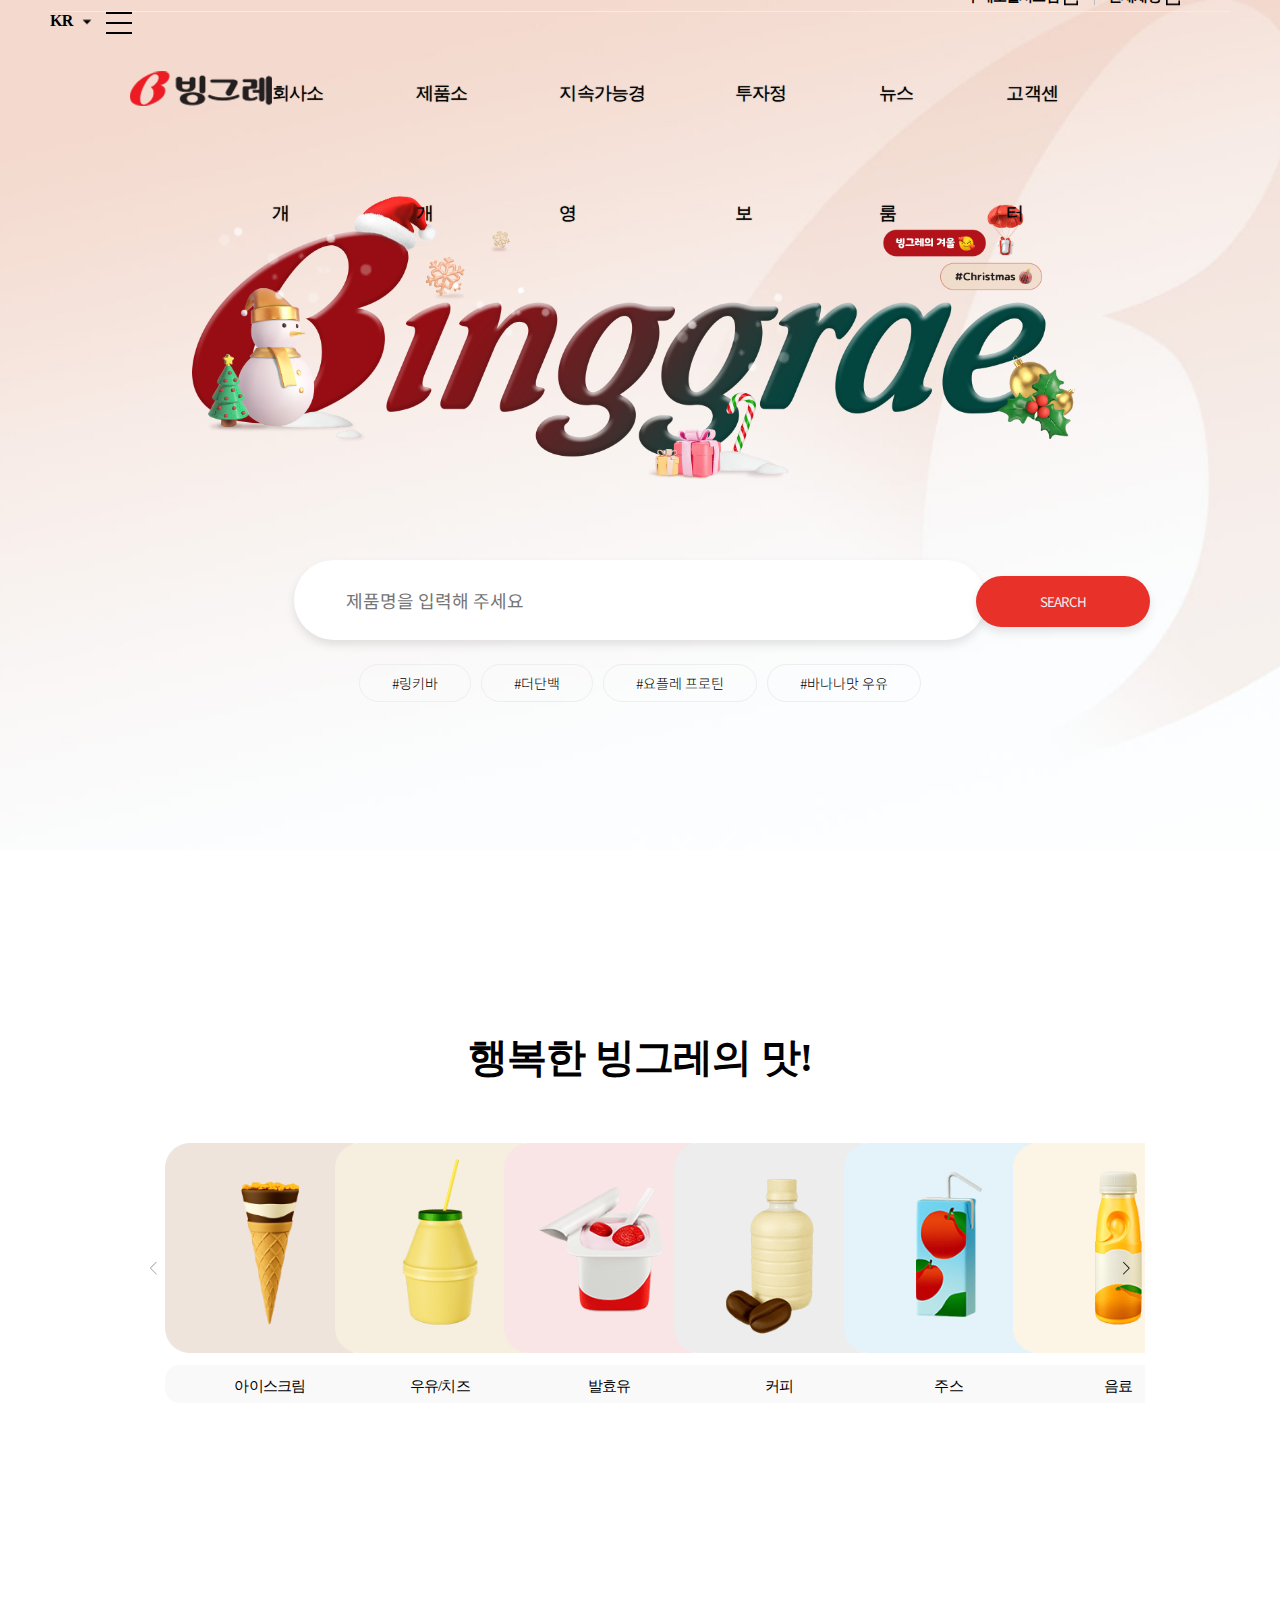
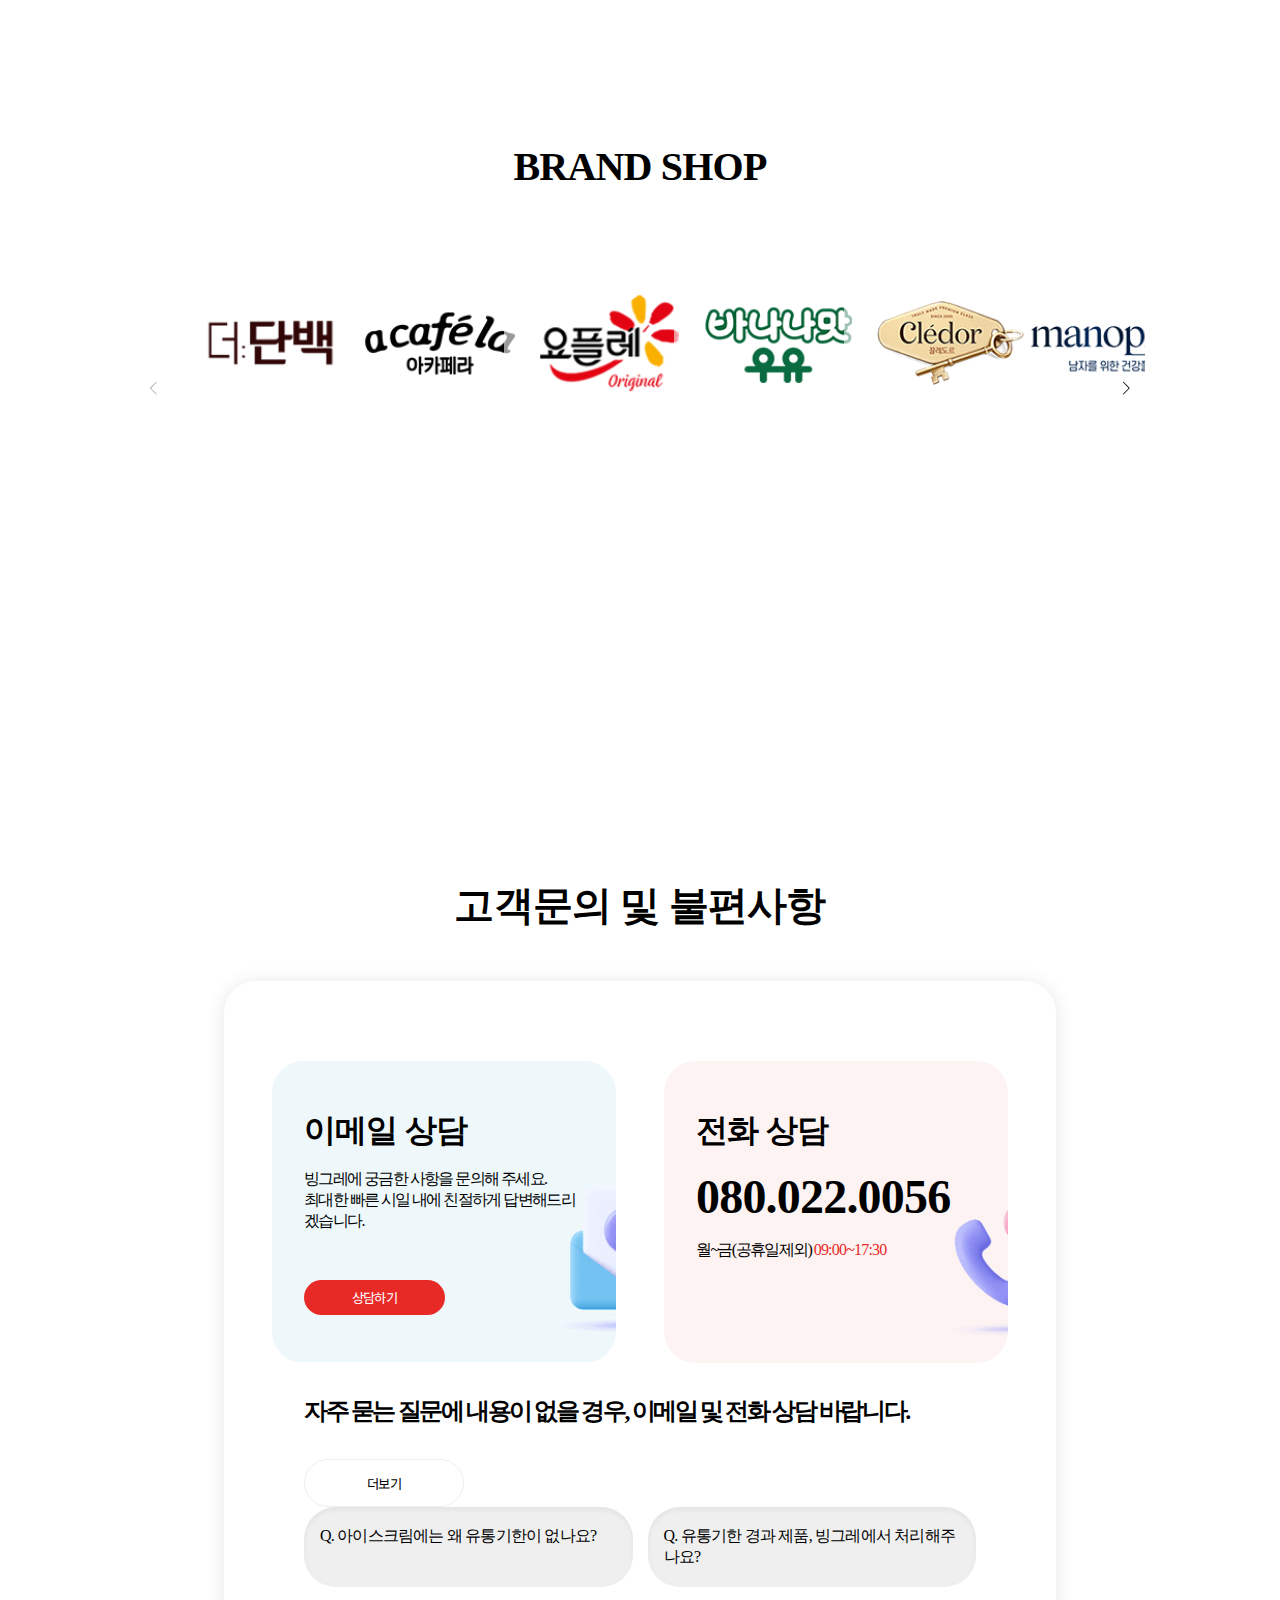
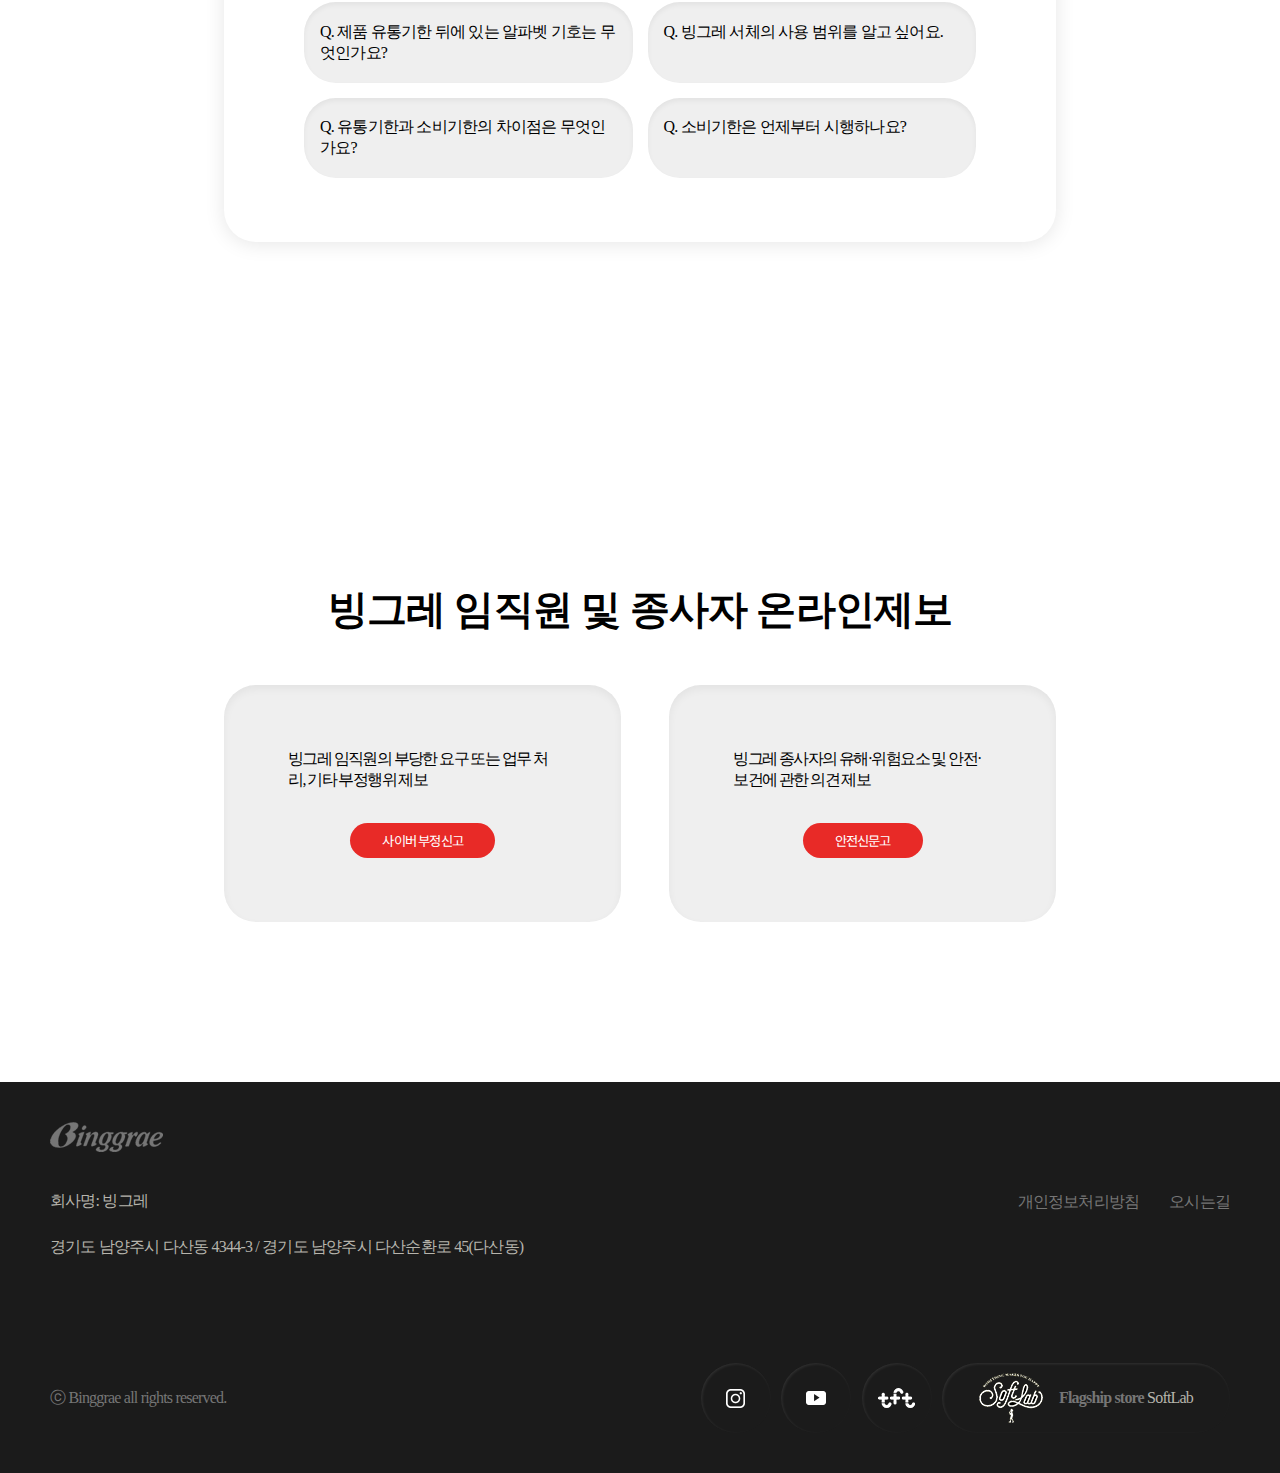
<file: index.html>
<!DOCTYPE html>
<html lang="kr">
  <head>
    <meta charset="UTF-8" />
    <meta http-equiv="X-UA-Compatible" content="IE=edge" />
    <meta name="viewport" content="width=device-width, initial-scale=1.0" />
    <!-- Web Font: NotoSansKR -->
    <link
      href="https://fonts.googleapis.com/css2?family=Noto+Sans+KR:wght@100;300;400;500;700;900&display=swap"
      rel="stylesheet"
    />
    <!-- Swiper -->
    <link rel="stylesheet" href="swiper-8.4.5/swiper-bundle.css">
    <!-- CSS -->
    <link rel="stylesheet" href="css/index.css" />
    <title>빙그레</title>
  </head>
  <body>
    <header>
      <div class="h_bot">
        <h1 class="blind">빙그레</h1>
        <a href="#"><img src="img/binggrae (1).png" alt="빙그레 로고" /></a>

        <h2 class="blind">주요메뉴</h2>
        <nav class="menu">
          <ul class="navi">
            <li><a href="#">회사소개</a>

            </li>
            <li><a href="#">제품소개</a>

            </li>
            <li><a href="#">지속가능경영</a>

            </li>
            <li><a href="#">투자정보</a>

            </li>
            <li><a href="#">뉴스룸</a>

            </li>
            <li><a href="#">고객센터</a>

            </div>
            </li>
          </ul>
        </nav>
        <div id="subBg"></div>

        <nav class="etc">
          <a href="#">
            <div class="lang">KR
              <ul class="langMenu">
                <li>KR</li>
                <li>EN</li>
                <li>CN</li>
              </ul>

            </div>
          </a>
          <a class="hamMenu" href="#">
            <p class="ham"></p>
          </a>
        </nav>
      </div>
      <!-- //h_bot -->
      <ul class="h_top">
        <li><a href="#">구매포털시스템</a></li>
        <li><a href="#">인재채용</a></li>
      </ul>
      <!-- //h_top-->
    </header>
    <!-- //header -->

    <main>
      <img src="img/sec01_logo_3.png" alt="빙그레 메인 배너" />
      <h3 class="blind">검색상자</h3>
      <div class="search_box">
        <input
          class="search search_txt"
          type="text"
          placeholder="제품명을 입력해 주세요"
        />
        <input class="search search_btn" type="button" value="SEARCH" />
        <img src="img/search_icon.png" alt="검색 아이콘" />
      </div>
      <div class="keyword_box">
        <a href="#">#링키바</a>
        <a href="#">#더단백</a>
        <a href="#">#요플레 프로틴</a>
        <a href="#">#바나나맛 우유</a>
      </div>
    </main>
    <!-- //main -->

    <section class="sec01">
      <h2 class="sec_tit">행복한 빙그레의 맛!</h2>
      <div class="swiper-container">
        <div class="swiper mySwiper">
          <div class="swiper-wrapper">
            <div class="swiper-slide">
              <a id="target" class=sec1CardBox href="#">
                <img src="img/img1.png" alt="아이스크림">
                <p class="sec1Name" data-name="VIEW MORE">아이스크림</p>
              </a>
            </div>
            <div class="swiper-slide">
              <a class=sec1CardBox href="#">
                <img src="img/img3.png" alt="우유/치즈">
                <p class="sec1Name" data-name="VIEW MORE">우유/치즈</p>
              </a>
            </div>
            <div class="swiper-slide">
              <a class=sec1CardBox href="#">
                <img src="img/img2.png" alt="발효유">
                <p class="sec1Name" data-name="VIEW MORE">발효유</p>
              </a>
            </div>
            <div class="swiper-slide">
              <a class=sec1CardBox href="#">
                <img src="img/img4.png" alt="커피">
                <p class="sec1Name" data-name="VIEW MORE">커피</p>
              </a>
            </div>
            <div class="swiper-slide">
              <a class=sec1CardBox href="#">
                <img src="img/img5.png" alt="주스">
                <p class="sec1Name" data-name="VIEW MORE">주스</p>
              </a>
            </div>
            <div class="swiper-slide">
              <a class=sec1CardBox href="#">
                <img src="img/img6.png" alt="음료">
                <p class="sec1Name" data-name="VIEW MORE">음료</p>
              </a>
            </div>
            <div class="swiper-slide">
              <a class=sec1CardBox href="#">
                <img src="img/img7.png" alt="스낵/디저트">
                <p class="sec1Name" data-name="VIEW MORE">스낵/디저트</p>
              </a>
            </div>
            <div class="swiper-slide">
              <a class=sec1CardBox href="#">
                <img src="img/img9.png" alt="건강지향">
                <p class="sec1Name" data-name="VIEW MORE">건강지향</p>
              </a>
            </div>
            <div class="swiper-slide">
              <a class=sec1CardBox href="#">
                <img src="img/img8.png" alt="수출제품">
                <p class="sec1Name" data-name="VIEW MORE">수출제품</p>
              </a>
            </div>
          </div> <!-- //swiper-wrapper-->
          <div class="swiper-button swiper-button-next"></div>
          <div class="swiper-button swiper-button-prev"></div>
        </div><!-- //swiper mySwiper-->
      </div> <!-- //swiper-container -->
    </section>
    <!-- //sec01 -->

    <section class="sec02">
      <h2 class="sec_tit">BRAND SHOP</h2>
      <div class="swiper-container">
        <div class="swiper mySwiper2">
          <div class="swiper-wrapper">
            <div class="swiper-slide">
              <img class="default" src="img/m_sec02_logo01.png" alt="더단백" />
              <div class="card1 hover">
                <div class="hoverUp">
                  <img src="img/sec02_logo01.png" alt="더단백" />
                  <p>빙그레 건강 tft의<br />단백질 전문 브랜드</p>
                </div>
                <button>구입하기</button>
              </div>
            </div>
            <div class="swiper-slide">
              <img class="default" src="img/m_sec02_logo02.png" alt="아카페라" />
              <div class=" card2 hover">
                <div class="hoverUp">
                  <img src="img/sec02_logo02.png" alt="아카페라" />
                  <p>부담없는 캐주얼한 커피</p>
                </div>
                <button>구입하기</button>
              </div>
            </div>
            <div class="swiper-slide">
              <img class="default" src="img/m_sec02_logo03.png" alt="요플레 오리지널" />
              <div class="card3 hover">
                <div class="hoverUp">
                  <img src="img/sec02_logo03.png" alt="요플레 오리지널" />
                  <p>39년 전통의<br />대한민국의 Heritage</p>
                </div>
                <button>구입하기</button>
              </div>
            </div>
            <div class="swiper-slide">
              <img class="default" src="img/m_sec02_logo04.png" alt="바나나우유" />
              <div class="card4 hover">
                <div class="hoverUp">
                  <img src="img/sec02_logo04.png" alt="바나나우유" />
                  <p>대한민국을 대표하는<br />No.1 가공우유</p>
                </div>
                <button>구입하기</button>
              </div>
            </div>
            <div class="swiper-slide">
              <img class="default" src="img/m_sec02_logo05.png" alt="끌레도르" />
              <div class="card5 hover">
                <div class="hoverUp">
                  <img src="img/sec02_logo05.png" alt="끌레도르" />
                  <p>진한 맛의 감동<br />프리미엄 아이스크림</p>
                </div>
                <button>구입하기</button>
              </div>
            </div>
            <div class="swiper-slide">
              <img class="default" src="img/m_sec02_logo06.png" alt="마노플랜" />
              <div class="card6 hover">
                <div class="hoverUp">
                  <img src="img/sec02_logo06.png" alt="마노플랜" />
                  <p>남자를 위한<br />마노플랜</p>
                </div>
                <button>구입하기</button>
              </div>
            </div>
            <div class="swiper-slide">
              <img class="default" src="img/m_sec02_logo07.png" alt="더단백" />
              <div class="card7 hover">
                <div class="hoverUp">
                  <img src="img/sec02_logo07.png" alt="더단백2" />
                  <p>39년 전통의<br />대한민국의 Heritage</p>
                </div>
                <button>구입하기</button>
              </div>
            </div>
          </div> <!-- //swiper-wrapper -->
          <div class="swiper-button swiper-button-next"></div>
          <div class="swiper-button swiper-button-prev"></div>
        </div> <!-- //swiper mySwiper2 -->
      </div> <!-- //swiper-container -->
    </section>
    <!-- //sec02 -->

    <section class="sec03">
      <h2 class="sec_tit">고객문의 및 불편사항</h2>
      <div class="customer">
        <div class="consult">
          <div class="consultBox emailConsult">
            <h3>이메일 상담</h3>
            <p>빙그레에 궁금한 사항을 문의해 주세요.</p>
            <p>최대한 빠른 시일 내에 친절하게 답변해드리겠습니다.</p>
            <button>상담하기</button>
          </div>
          <div class="consultBox callConsult">
            <h3>전화 상담</h3>
            <h2>080.022.0056</h2>
            <p>월~금(공휴일제외) <span>09:00~17:30</span></p>
          </div>
        </div>
        <div class="faq">
          <h4>자주 묻는 질문에 내용이 없을 경우, 이메일 및 전화 상담 바랍니다.</h4>
          <button>더보기</button>
          <div class="question">
            <a href="#">Q. 아이스크림에는 왜 유통기한이 없나요?</a>
            <a href="#">Q. 유통기한 경과 제품, 빙그레에서 처리해주나요?</a>
            <a href="#">Q. 제품 유통기한 뒤에 있는 알파벳 기호는 무엇인가요?</a>
            <a href="#">Q. 빙그레 서체의 사용 범위를 알고 싶어요.</a>
            <a href="#">Q. 유통기한과 소비기한의 차이점은 무엇인가요?</a>
            <a href="#">Q. 소비기한은 언제부터 시행하나요?</a>
          </div>
        </div>
      </div>
    </section>
    <!-- //sec03 -->

    <section class="sec04">
      <h2 class="sec_tit">빙그레 임직원 및 종사자 온라인제보</h2>
      <ul>
        <li><a href="#">
          <p>빙그레 임직원의 부당한 요구 또는 업무 처리, 기타 부정행위 제보</p>
          <button>사이버 부정신고</button>
        </a></li>
        <li><a href="#">
          <p>빙그레 종사자의 유해·위험요소 및 안전·보건에 관한 의견 제보</p>
          <button>안전신문고</button>
        </a></li>
      </ul>
    </section>
    <!-- //sec04 -->

    <footer>
      <div class="f_top">
        <div class="topleft">
          <img src="img/f_logo.png" alt="빙그레 하단로고" />
          <p>회사명: 빙그레</p>
          <p>
            경기도 남양주시 다산동 4344-3 / 경기도 남양주시 다산순환로
            45(다산동)
          </p>
        </div>
        <div class="topright">
          <a href="#">개인정보처리방침</a>
          <a href="#">오시는길</a>
        </div>
      </div>
      <div class="f_bot">
        <div class="botleft">
          <p class="copy">ⓒ Binggrae all rights reserved.</p>
        </div>
        <div class="botright">
          <ul class="sns">
            <li>
              <a href="#"><img src="img/footer_sns01.png" alt="sns" /></a>
            </li>
            <li>
              <a href="#"><img src="img/footer_sns02.png" alt="sns" /></a>
            </li>
            <li>
              <a href="#"><img src="img/footer_sns03.png" alt="sns" /></a>
            </li>
            <li class="flag">
              <a href="#">
                <img src="img/flag_store.png" alt="sns" />
                <p>Flagship store<span> SoftLab</span></p>
              </a>
            </li>
          </ul>
        </div>
      </div>
    </footer>
    <!-- //footer -->

    <!-- script -->
    <script src="swiper-8.4.5/swiper-bundle.js"></script>
    <script src="js/index.js"></script>
  </body>
</html>
</file>
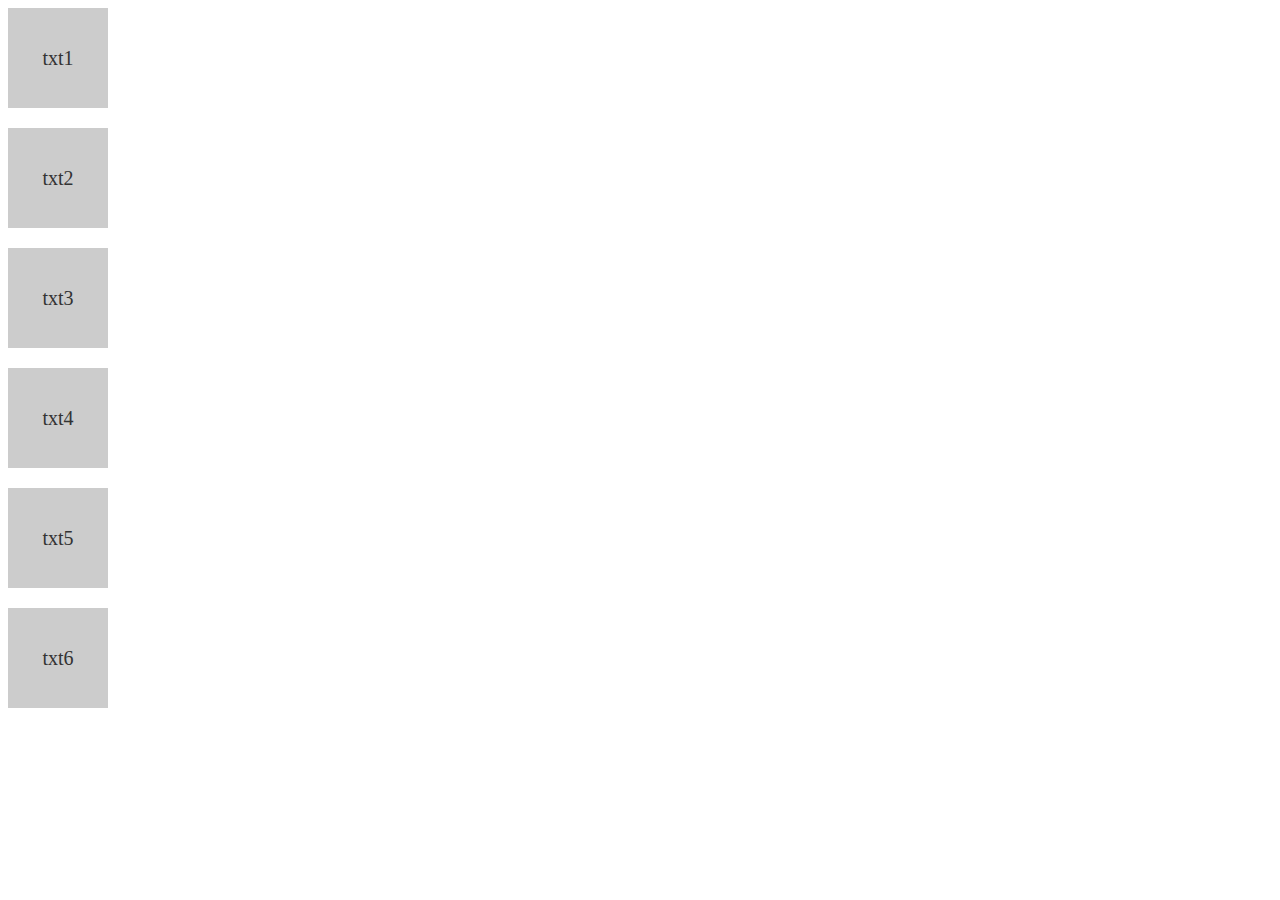
<file: 자바스크립트_내용바꾸기.html>
<!DOCTYPE html>
<html lang="en">
<head>
    <meta charset="UTF-8">
    <meta http-equiv="X-UA-Compatible" content="IE=edge">
    <meta name="viewport" content="width=device-width, initial-scale=1.0">
    <title>Document</title>
    <style>
        .box {
            width:100px; height: 100px;
            box-sizing: border-box;
            background-color: #ccc;
            color:#333;
            display: flex;
            justify-content: center;
            align-items: center;
            font-size: 20px;
            margin-bottom: 20px;
        }
    </style>
</head>
<body>
    <div class="box" data-name="value1">txt1</div>
    <div class="box" data-name="value2">txt2</div>
    <div class="box" data-name="value3">txt3</div>
    <div class="box" data-name="value4">txt4</div>
    <div class="box" data-name="value5">txt5</div>
    <div class="box" data-name="value6">txt6</div>


    <script>

        let v = document.querySelectorAll('.box');
        console.log(v);

        // v.forEach(function(item,index) {
        //     let name = item.getAttribute('data-name');
        //     let name1 = item.innerHTML;
        //     console.log(name);
        //     console.log(name1);
        // });

        v.forEach(function(e) {
            let data1 = e.getAttribute('data-name'); // data-name속성값 가져오기
            let data2 = e.innerHTML; // 내용가져오기
            e.addEventListener('mouseover',function() {
                e.innerHTML = data1; // 내용변경하기
            });
            e.addEventListener('mouseout',function() {
                e.innerHTML = data2;
            });
        });

    </script>
</body>
</html>
</file>
<file: css/index.css>
@import url("common.css");

/* header */
header {
  position: absolute;
  top: 0;
  left: 0;
  width: 100vw;
  display: flex;
  flex-direction: column-reverse;
  margin: 0;
  padding: 0 3.125rem;
  z-index: 100;
  height: 150px;
}
header.drop {
  position: fixed;
  animation: dropHeader 0.3s ease-in-out;
  background-color: #fff;
}

.h_bot {
  width: 100%;
  display: flex;
  justify-content: space-between;
  align-items: center;
  padding: 2rem 5rem;
  height: 120px;
}
.menu {
  /* position: relative; */
}

.navi {
  position: relative;
  display: flex;
  align-items: center;
  justify-content: center;
  z-index: 5;
}
.navi > li {
  height: 115px;
  padding-right: 80px;
}
.navi > li > a {
  height: 120px;
  line-height: 120px;
  font-size: 18px;
  position: relative;
  font-weight: 500;
  text-shadow: #333 0 0 1px;
}

.navi > li:hover > a {
  border-bottom: 1px solid #e82a27;
}
.navi > li:hover > a::after {
  content: '';
  width: 6px;
  height: 4px;
  background-color: #e82a27;
  border-radius: 50%;
  position: absolute;
  top: 40%;
  right: -10px;
}
#subBg {
  width: 100vw;
  height: 420px;
  background-color: #fff;
  position: absolute;
  left: 0;
  top: 154px;
  border-radius: 0 0 44px 44px;
  box-shadow: 0 1px 5px rgba(0, 0, 0, 0.2);
  z-index: 2;
  display: none;
}

/* etc: lang, ham */
.etc {
  display: flex;
  gap: 34px;
}
.lang {
  font-weight: bold;
  position: relative;
}
.lang::after {
  content: '';
  background: url(../img/binggrae_3.png) center center/contain no-repeat;
  position: absolute;
  top: 55%;
  right: -20px;
  transform: translateY(-50%);
  width: 10px;
  height: 5px;
}
.langMenu {
  background-color: #fff;
  width: 60px;
  border-radius: 20px;
  box-shadow: 0 0 10px rgba(0, 0, 0, 0.2);
  padding: 20px 10px 10px 10px;
  position: absolute;
  top: calc(100% + 10px);
  display: none;
}
.langMenu li {
  font-weight: bold;
  margin-bottom: 1rem;
  text-align: center;
}
.langMenu.active {
  display: block;
}

.ham {
  position: relative;
  width: 26px;
  height: 2px;
  background-color: #000;
}
.ham::before,
.ham::after {
  content: '';
  position: absolute;
  left: 0;
  width: 26px;
  height: 2px;
  background-color: #000;
}
.ham::before {
  top: 10px;
}
.ham::after {
  top: 20px;
}
.hamMenu:hover .ham {
  background-color: transparent;
}
.hamMenu:hover .ham::before {
  transform: rotate(45deg) translateY(7px); 
}
.hamMenu:hover .ham::after {
  transform: rotate(-45deg) translateY(-7px);
}

/* h_top */
.h_top {
  display: flex;
  justify-content: flex-end;
  align-items: center;
  gap: 30px;
  padding: 5px 3.125rem;
  border-bottom: 1px solid #eee;
  width: 100%;
  height: 30px;
}
.h_top li {
  position: relative;
}
.h_top a {
  font-weight: 700;
  padding-right: 1.2rem;
  font-size: 14px;
}
.h_top a::after {
  content: "";
  background: url(../img/link_arrow02.png) center center/contain no-repeat;
  width: 0.9rem;
  height: 0.9rem;
  position: absolute;
  top: 50%;
  right: 0;
  transform: translateY(-40%);
}
.h_top li:last-child::before {
  content: "";
  width: 1px;
  height: 1rem;
  background-color: #bbb;
  position: absolute;
  top: 50%;
  left: -20%;
  transform: translateY(-50%);
}
/* main */
main {
  display: flex;
  flex-direction: column;
  background: url(../img/pc_section01_3.jpg) center top/cover no-repeat;
  display: flex;
  align-items: center;
  justify-content: center;
  width: 100vw;
  height: 53.125rem;
}
main img {
  padding-top: 15rem;
  width: 70%;
}
.search_box {
  width: 63.75rem;
  height: 10rem;
  text-align: center;
  position: relative;
  padding-top: 5rem;
}
.search {
  border: 0 none;
  border-radius: 10vh;
  box-shadow: 0 5px 10px rgba(0, 0, 0, 0.1);
}
.search_txt {
  width: 54vw;
  height: 5rem;
  padding: 0 3vw 0 4vw;
  letter-spacing: 0;
  font-size: 18px;
}
.search_btn {
  position: absolute;
  top: 6rem;
  right: 0;
  padding: 1rem 4rem;
  background-color: #e73129;
  color: #efefef;
  cursor: pointer;
}
.search_box img {
  width: 7rem;
  height: 7rem;
  object-fit: contain;
  position: absolute;
  left: 0;
  top: 50%;
  transform: translateY(-55%);
}

.keyword_box {
  display: flex;
  gap: 10px;
  padding-top: 1.5rem;
  margin-bottom: 12rem;
}
.keyword_box a {
  font-weight: 300;
  padding: 0.5rem 2rem;
  border: 1px solid #eee;
  border-radius: 4rem;
  letter-spacing: 0;
  font-size: 14px;
}


/* section */
section {
  padding-top: 11.25rem;
  padding-bottom: 10rem;
}
.sec_tit {
  text-align: center;
  font-size: 2.5rem;
  font-weight: 700;
  margin-bottom: 3rem;
}
/* swiper-button */
.swiper-button {
  color: #000;
  position: absolute;
}
.swiper-button-prev::after,
.swiper-button-next::after {
  transform: scale(0.3);
}  
.swiper-button-prev::after {
  margin-right: 10px;
}
.swiper-button-next::after {
  margin-left: 10px;
}

/* section01 */
.sec01 p {
  text-align: center;
  background-color: #f9f9f9;
  font-size: 15px;
  border-radius: 15px;
  line-height: 43px;
  margin-top: 12px;
}
.swiper-container {
  padding: 0 135px;
  position: relative;
}
.mySwiper {
  box-sizing: border-box;
  padding: 0;
}
.swiper-wrapper {
  box-sizing: border-box;
  padding-left: 30px;
}
.swiper-slide {
  width: 210px;
}
.swiper-slide.active,
.swiper-slide.next {
  display: none;
}
.swiper-slide a {
  width: 210px;
  display: flex;
  flex-direction: column;
  align-items: center;
  justify-content: center;
  margin-top: 10px;
  transition: transform 0.5s ease-in-out;
}
.swiper-slide img {
  width: 210px;
  height: auto;
  object-fit: cover;
}
.swiper-slide p {
  width: 210px;
  height: 38px;
}
/* hover */
.swiper-slide a:hover {
  transform: translateY(-10px);
}
.swiper-slide a:hover p {
  background-color: #e82a27;
  color: #fffcfc;
}


/* section 02 */
.sec02 {
  width: 100vw;
}

.mySwiper2 .swiper-slide {
  height: 300px;
}
.hover > img {
  border: 1px solid #edecef;
  border-radius: 25px;
  width: 240px;
  height: 250px;
  object-fit: cover;
  transition: all 3s ease-in-out;
}
.default {
  position: relative;
}

.hover {
  border: 1px solid #edecef;
  box-shadow: 0 0 15px rgba(0, 0, 0, 0.1);
  border-radius: 25px;
  display: flex;
  flex-direction: column;
  align-items: center;
  justify-content: flex-start;
  width: 240px;
  height: 250px;
  text-align: center;
  padding-top: 30px;
  position: relative;
  transition: all ease-in-out;
  display: none;
}
.hover img {
  width: 50%;
  height: auto;
  margin-bottom: 10px;
}
.hoverUp {
  display: flex;
  flex-direction: column;
  align-items: center;
  justify-content: center;
}
.hover button {
  width: 220px;
  height: 45px;
  border: 0 none;
  background-color: #e73129;
  border-radius: 20px;
  color: #efefef;
  cursor: pointer;
  position: absolute;
  bottom: 10px;
  left: 10px;
}
.card1 img {
  margin: 1rem 0 2rem;
}
.card2 img {
  margin: 1rem 0 2rem;
}
.card4 img {
  margin: 0.5rem 0 1rem;
}
.card5 img {
  margin-bottom: 1rem;
}
.card6 img,
.card7 img {
  margin: 1rem 0 2rem;
}

.swiper-slide:hover .default {
  height: 0;
  overflow: hidden;
}
.swiper-slide:hover .hover {
  display: block;
}

/* section 03 */
.customer {
  margin: 0 auto;
  width: 65vw;
  box-shadow: 0 2px 20px rgba(0, 0, 0, 0.1);
  padding: 5rem 3rem 4rem;
  border-radius: 2rem;
}
.consult {
  display: flex;
  justify-content: center;
  gap: 3rem;
}
.consultBox {
  border-radius: 2rem;
  padding: 3rem 2rem;
  width: 50%;
}
.consultBox h3 {
  font-weight: bold;
  font-size: 2rem;
  margin-bottom: 1rem;
}
.consultBox h2 {
  font-weight: bold;
  font-size: 3rem;
  margin-bottom: 1rem;
}
.consultBox p {
  letter-spacing: -0.1rem;
}
.consultBox span {
  color: #e82a27;
}
.consultBox button {
  background-color: #e82a27;
  border-radius: 3rem;
  border: 0 none;
  padding: 0.5rem 3rem;
  color: #fff;
  margin-top: 3rem;
  cursor: pointer;
}
.emailConsult {
  background: url(../img/sec04_backimg01.png) center center/cover no-repeat;
}
.callConsult {
  background: url(../img/sec04_backimg02.png) center center/cover no-repeat;
}

.faq {
  display: flex;
  flex-wrap: wrap;
  justify-content: space-between;
  padding: 2rem 2rem 0;
}
.faq h4 {
  font-size: 1.5rem;
  letter-spacing: -0.15rem;
  font-weight: bold;
  margin-bottom: 2rem;
}
.faq button {
  border: 1px solid #eee;
  background-color: #fff;
  border-radius: 3rem;
  height: 3rem;
  width: 10rem;
  cursor: pointer;
}
.faq button:hover {
  background-color: #e82a27;
  color: #fff;
  border: 0 none;
}
.question {
  width: 100%;
  display: grid;
  grid-template-columns: 1fr 1fr;
  gap: 15px;
}
.question a {
  background-color: #efefef;
  box-shadow: 0 3px 5px rgba(0, 0, 0, 0.05) inset;
  border-radius: 2rem;
  padding: 1.2rem 1rem;
  position: relative;
}
.question a:hover {
  font-weight: bold;
}
.question a::before,
.question a::after {
  content: '';
  width: 2.5rem;
  height: 2.5rem;
  position: absolute;
  right: 1rem;
  top: 50%;
  box-shadow: 0 2px 3px rgba(0, 0, 0, 0.1) inset;
  border-radius: 50%;
  display: none;
}
.question a::after {
  background-color: #e82a27;
  transform: translateY(-50%);
  border-radius: 50%;
}
.question a::before {
  transform: translateY(-50%) scale(0.6);
  background: url(../img/m_link_arrow01.png) center center no-repeat;
  z-index: 3;
}
.question a:hover::after,
.question a:hover::before {
  display: block;
}

/* section 04 */
.sec04 {
  width: 65vw;
  margin: 0 auto;
}
.sec04 ul {
  display: flex;
  justify-content: center;
  align-items: center;
  gap: 3rem;
}
.sec04 ul li a {
  display: flex;
  flex-direction: column;
  justify-content: center;
  align-items: center;
  gap: 2rem;
  background-color: #efefef;
  padding: 4rem;
  border-radius: 2rem;
  box-shadow: 0 4px 8px rgba(0, 0, 0, 0.05) inset;
}
.sec04 p {
  letter-spacing: -0.1rem;
}
.sec04 button {
  padding: 0.5rem 2rem;
  border: 0 none;
  background-color: #e82a27;
  border-radius: 2rem;
  color: #fff;
  cursor: pointer;
}



/* footer */
footer {
  background-color: #1b1b1b;
  display: flex;
  flex-direction: column;
}
.f_top,
.f_bot {
  display: flex;
  justify-content: space-between;
  color: #b6b4ac;
  align-items: center;
  gap: 10px;
  padding: 40px 50px;
}

.topleft img {
  margin-bottom: 35px;
}
.topleft p {
  margin-bottom: 25px;
}
.topright {
  display: flex;
  gap: 30px;
  color: #767676;
}
.copy {
  color: #767676;
}
.botright .sns {
  display: flex;
  gap: 0.65rem;
}
.sns a {
  background-color: #1b1b1b;
  width: 4.375rem; /* 70px; */
  height: 4.375rem; /* 70px; */
  display: flex;
  align-items: center;
  justify-content: center;
  border-radius: 50%;
  box-shadow: 1px 1px 3px rgba(255, 255, 255, 0.1) inset;
}
.flag a {
  width: 18rem;
  border-radius: 5rem;
}
.flag img {
  margin-right: 1rem;
}
.flag p {
  color: #767676;
  font-weight: 700;
}
.flag span {
  color: #b6b4ac;
}





@keyframes dropHeader {
  0% {
    top: -150px;
  }
  100% {
    top: 0;
  }
}
</file>
